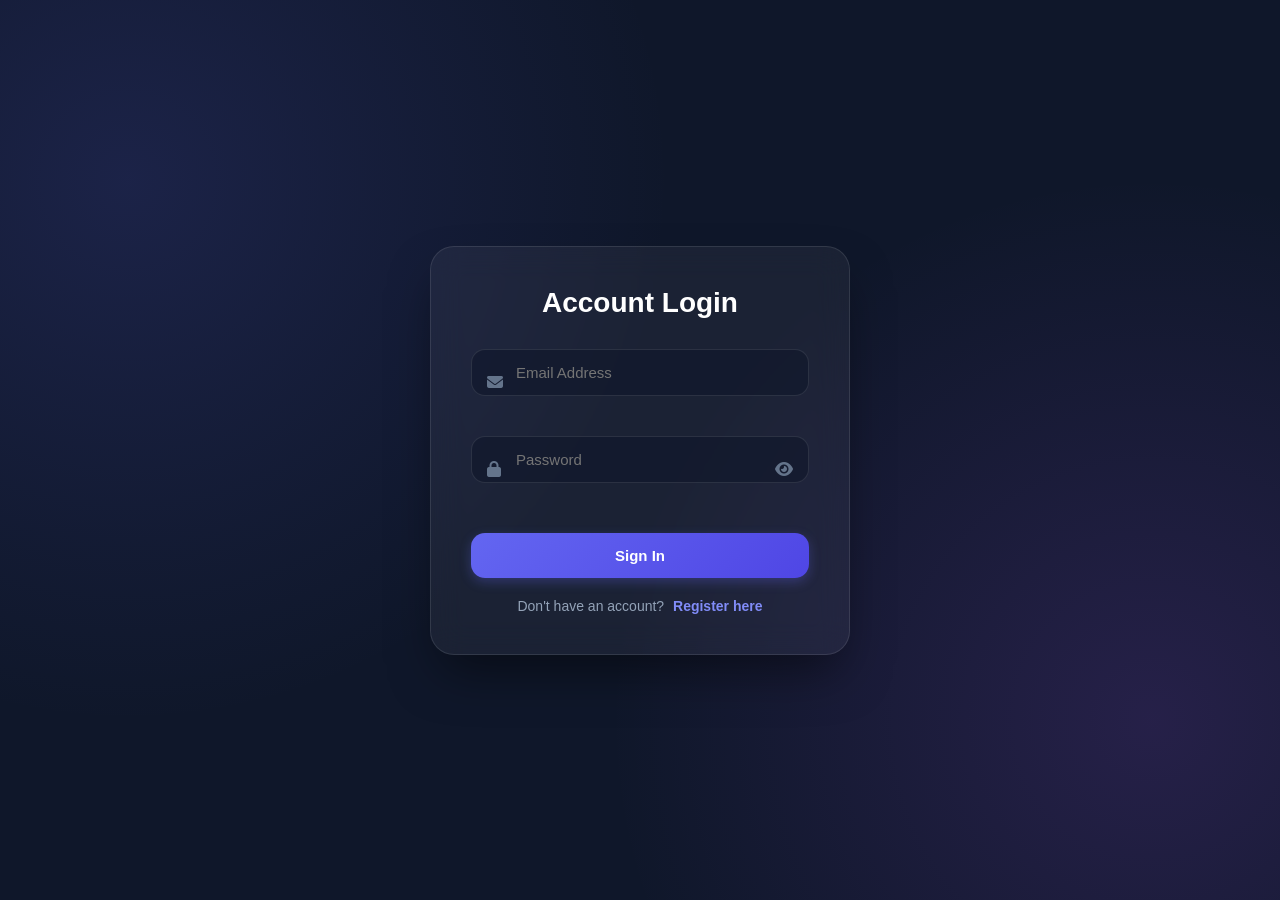
<file: index.html>
<!DOCTYPE html>
<html lang="en">
<head>
    <meta charset="UTF-8">
    <meta name="viewport" content="width=device-width, initial-scale=1.0">
    <title>Login - Secure Auth</title>
    <link rel="stylesheet" href="https://cdnjs.cloudflare.com/ajax/libs/font-awesome/6.5.1/css/all.min.css">
    <link rel="stylesheet" href="auth.css">
</head>
<body>

<div class="background-overlay"></div>

<div class="auth-wrapper">
    <h2>Account Login</h2>
    
    <form id="loginForm" novalidate>
        <div class="input-group-creative">
            <i class="fa-solid fa-envelope input-icon"></i>
            <input type="email" id="loginEmail" placeholder="Email Address">
            <span class="field-error" id="emailError"></span>
        </div>

        <div class="input-group-creative">
            <i class="fa-solid fa-lock input-icon"></i>
            <input type="password" id="loginPassword" placeholder="Password">
            <i class="fa-solid fa-eye toggle-password" id="eyeToggle"></i>
            <span class="field-error" id="passwordError"></span>
        </div>

        <button type="submit" class="btn-auth">Sign In</button>
    </form>

    <p class="switch-text">Don't have an account? <a href="register.html">Register here</a></p>
</div>
<script src="login.js"></script>
</body>
</html>
</file>
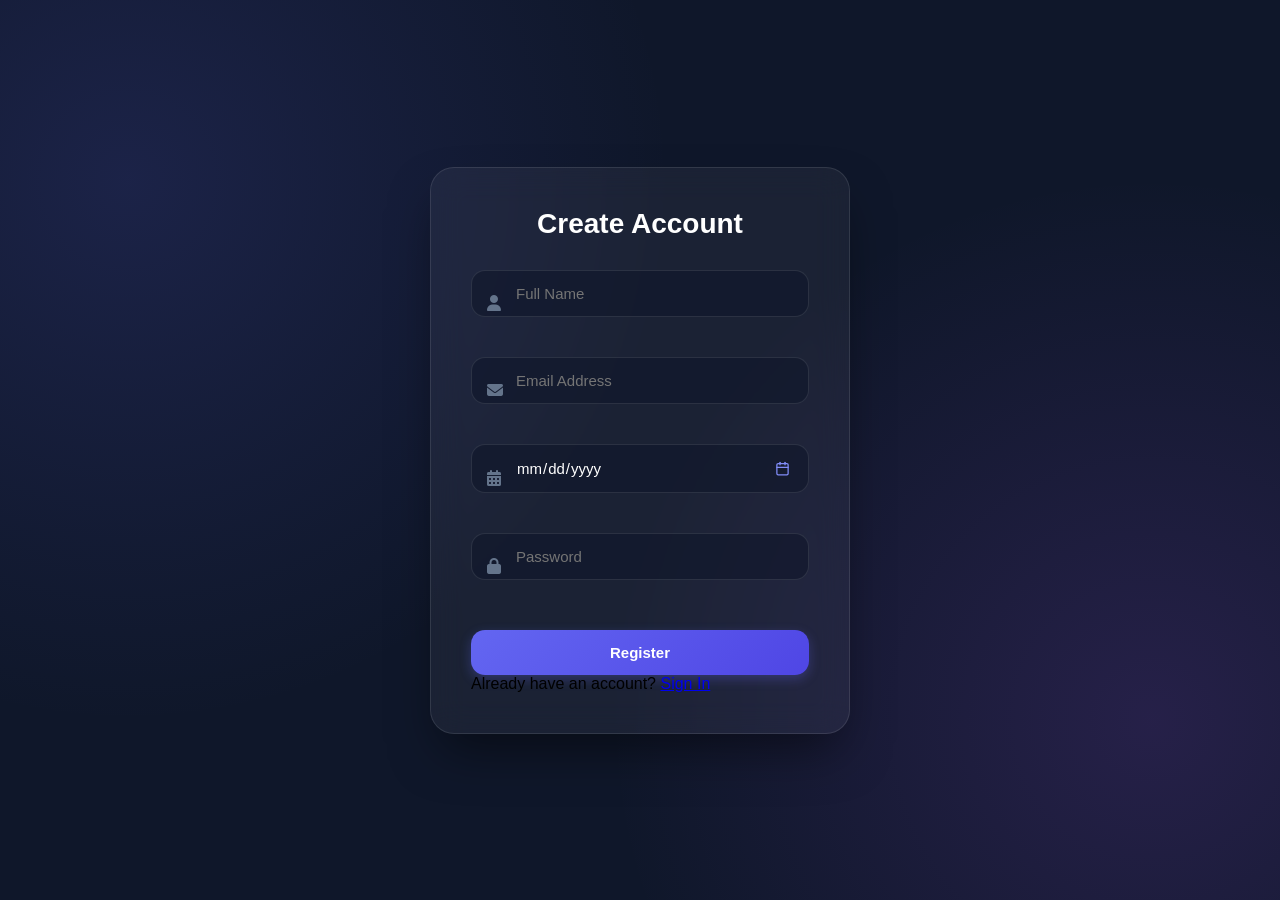
<file: register.html>
<!DOCTYPE html>
<html lang="en">
<head>
    <meta charset="UTF-8">
    <meta name="viewport" content="width=device-width, initial-scale=1.0">
    <title>Register - Secure System</title>
    <link rel="stylesheet" href="https://cdnjs.cloudflare.com/ajax/libs/font-awesome/6.5.1/css/all.min.css">
    <link rel="stylesheet" href="auth.css">
</head>
<body>

<div class="background-overlay"></div>

<div class="auth-wrapper">
    <h2>Create Account</h2>
    
    <form id="registerForm" novalidate>
        <div class="input-group-creative">
            <i class="fa-solid fa-user input-icon"></i>
            <input type="text" id="regName" placeholder="Full Name">
            <span class="field-error" id="nameError"></span>
        </div>

        <div class="input-group-creative">
            <i class="fa-solid fa-envelope input-icon"></i>
            <input type="email" id="regEmail" placeholder="Email Address">
            <span class="field-error" id="emailError"></span>
        </div>

        <div class="input-group-creative">
            <i class="fa-solid fa-calendar-days input-icon"></i>
            <input type="date" id="regDob">
            <span class="field-error" id="dobError"></span>
        </div>

        <div class="input-group-creative">
            <i class="fa-solid fa-lock input-icon"></i>
            <input type="password" id="regPassword" placeholder="Password">
            <span class="field-error" id="passwordError"></span>
        </div>

        <button type="submit" class="btn-auth">Register</button>
    </form>

    <p class="auth-footer">Already have an account? <a href="index.html">Sign In</a></p>
</div>
<script src="register.js"></script>
</body>
</html>
</file>
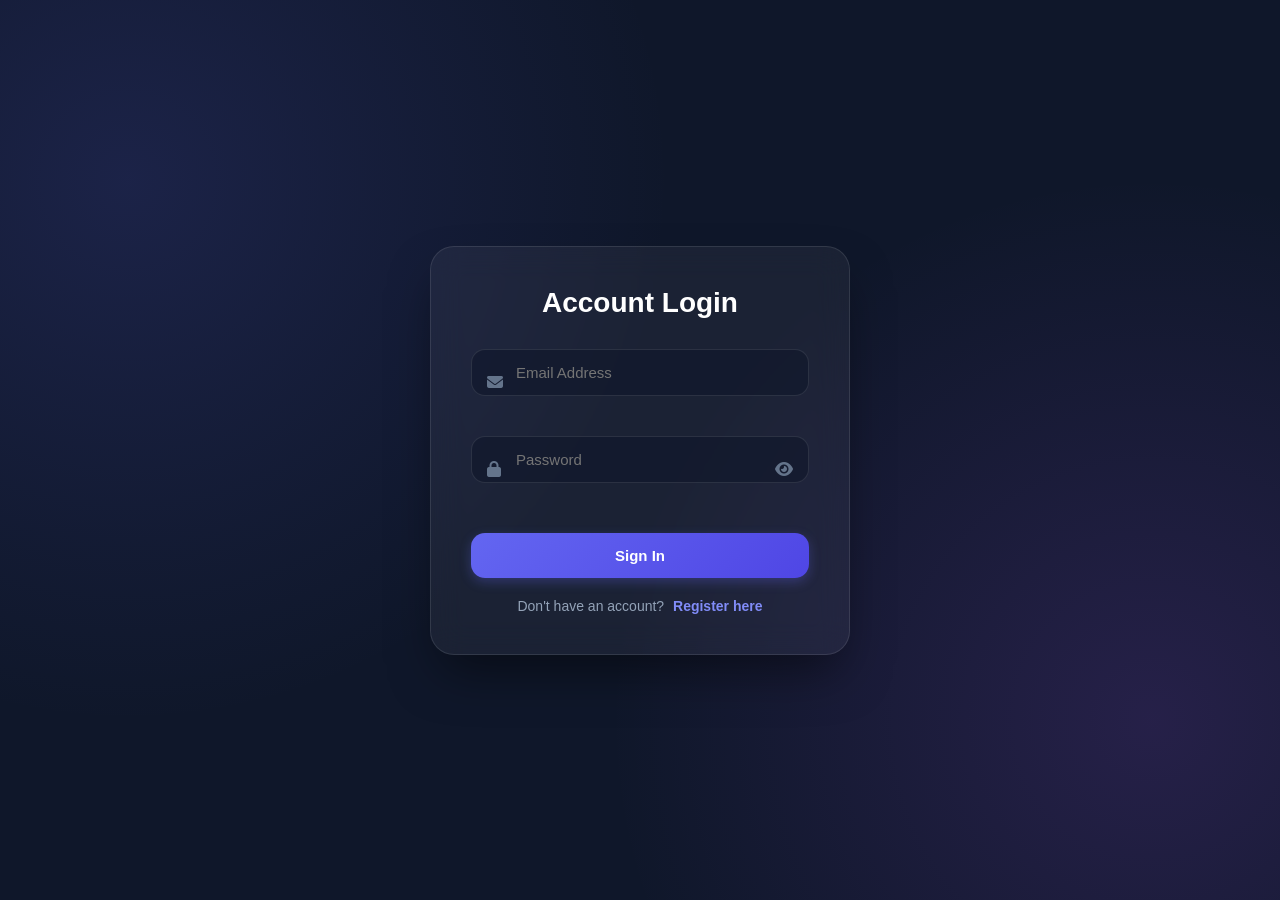
<file: welcome.html>
<!DOCTYPE html>
<html lang="en">
<head>
    <meta charset="UTF-8">
    <meta name="viewport" content="width=device-width, initial-scale=1.0">
    <title>Welcome - User Dashboard</title>
    <link rel="stylesheet" href="https://cdnjs.cloudflare.com/ajax/libs/font-awesome/6.5.1/css/all.min.css">
    <link rel="stylesheet" href="welcome.css">
</head>
<body>

<div class="profile-container">
    <h2 class="profile-title">Account Profile</h2>
    
    <div class="avatar-wrapper">
        <img id="userAvatar" class="avatar-image" src="https://images.unsplash.com/photo-1535713875002-d1d0cf377fde?auto=format&fit=crop&w=150&q=80" alt="Avatar">
        <label for="image-upload" class="upload-btn" id="upload-label" style="display: none;">
            <i class="fa-solid fa-camera" style="color: #fff; font-size: 14px;"></i>
            <input type="file" id="image-upload" accept="image/*">
        </label>
    </div>

    <div style="margin-bottom: 25px; text-align: center;">
        <h3 id="sidebarName" style="font-size: 22px; font-weight: 600; margin-bottom: 5px; color: #ffffff;">Loading...</h3>
        <p id="sidebarEmail" style="color: #94a3b8; font-size: 14px;">...</p>
    </div>
    <form id="profileForm" enctype="multipart/form-data">
        <div class="input-group">
            <i class="fa-solid fa-user"></i>
            <input type="text" id="profName" class="input-field" placeholder="Full Name" disabled>
        </div>

        <div class="input-group">
            <i class="fa-solid fa-calendar-days"></i>
            <input type="date" id="profDOB" class="input-field" disabled>
        </div>

        <div class="button-group" style="margin-top: 25px;">
            <button type="button" id="edit-btn" class="btn-action"><i class="fa-solid fa-user-pen" style="margin-right: 8px;"></i> Edit Profile</button>
            <button type="submit" id="save-btn" class="btn-action" style="display: none; background: #10b981; box-shadow: 0 4px 15px rgba(16, 185, 129, 0.3);"><i class="fa-solid fa-floppy-disk" style="margin-right: 8px;"></i> Save Changes</button>
            <button type="button" id="cancel-btn" class="btn-action btn-secondary" style="display: none;"><i class="fa-solid fa-xmark" style="margin-right: 8px;"></i> Cancel</button>
            <button type="button" id="logoutBtn" class="btn-action btn-secondary" style="margin-top: 15px; border-color: rgba(239, 68, 68, 0.4); color: #ef4444;"><i class="fa-solid fa-right-from-bracket" style="margin-right: 8px;"></i> Sign Out</button>
        </div>
    </form>

    <div id="statusMessage" style="margin-top: 20px; font-size: 14px; font-weight: 500;"></div>
</div>
<script src="welcome.js"></script>
</body>
</html>
</file>
<file: auth.css>
* {
    margin: 0;
    padding: 0;
    box-sizing: border-box;
    font-family: 'Poppins', sans-serif;
}

body {
    height: 100vh;
    width: 100vw;
    display: flex;
    justify-content: center;
    align-items: center;
    background: #0f172a;
    overflow: hidden;
}

.background-overlay {
    position: absolute;
    width: 100%;
    height: 100%;
    background: radial-gradient(circle at 10% 20%, rgba(99, 102, 241, 0.15) 0%, transparent 40%),
                radial-gradient(circle at 90% 80%, rgba(168, 85, 247, 0.15) 0%, transparent 40%);
    z-index: 1;
}

.auth-wrapper {
    position: relative;
    z-index: 10;
    background: rgba(255, 255, 255, 0.05);
    backdrop-filter: blur(16px);
    -webkit-backdrop-filter: blur(16px);
    border: 1px solid rgba(255, 255, 255, 0.1);
    padding: 40px;
    border-radius: 24px;
    width: 420px;
    box-shadow: 0 25px 50px -12px rgba(0, 0, 0, 0.5);
}

h2 {
    color: #fff;
    font-size: 28px;
    font-weight: 600;
    text-align: center;
    margin-bottom: 30px;
}

.input-group-creative {
    position: relative;
    width: 100%;
    margin-bottom: 20px;
}

.input-group-creative input {
    width: 100%;
    padding: 14px 16px 14px 44px;
    background: rgba(15, 23, 42, 0.6);
    border: 1px solid rgba(255, 255, 255, 0.1);
    border-radius: 14px;
    outline: none;
    font-size: 15px;
    color: #ffffff;
    transition: all 0.3s;
}

.input-group-creative input:focus {
    border-color: #818cf8;
    background: rgba(15, 23, 42, 0.8);
    box-shadow: 0 0 12px rgba(129, 140, 248, 0.2);
}

.input-group-creative .input-icon {
    position: absolute;
    left: 16px;
    top: 50%;
    transform: translateY(-50%);
    color: #64748b;
    font-size: 16px;
    transition: color 0.3s;
}

.input-group-creative input:focus + .input-icon {
    color: #818cf8;
}

.toggle-password {
    position: absolute;
    right: 16px;
    top: 50%;
    transform: translateY(-50%);
    color: #64748b;
    cursor: pointer;
    font-size: 16px;
}

/* Calendar styling override */
input[type="date"]::-webkit-calendar-picker-indicator {
    background-image: url("data:image/svg+xml,%3Csvg xmlns='http://www.w3.org/2000/svg' width='24' height='24' viewBox='0 0 24 24' fill='none' stroke='%23818cf8' stroke-width='2' stroke-linecap='round' stroke-linejoin='round'%3E%3Crect x='3' y='4' width='18' height='18' rx='2' ry='2'%3E%3C/rect%3E%3Cline x1='16' y1='2' x2='16' y2='6'%3E%3C/line%3E%3Cline x1='8' y1='2' x2='8' y2='6'%3E%3C/line%3E%3Cline x1='3' y1='10' x2='21' y2='10'%3E%3C/line%3E%3C/svg%3E");
    cursor: pointer;
}

/* Targetted Field Error Style */
.field-error {
    color: #ef4444;
    font-size: 12px;
    font-weight: 500;
    margin-top: 4px;
    text-align: left;
    display: block;
    min-height: 16px;
}

button.btn-auth {
    width: 100%;
    padding: 14px;
    font-size: 15px;
    font-weight: 600;
    border: none;
    border-radius: 14px;
    cursor: pointer;
    background: linear-gradient(135deg, #6366f1, #4f46e5);
    color: white;
    box-shadow: 0 4px 12px rgba(99, 102, 241, 0.3);
    transition: all 0.2s ease;
    margin-top: 10px;
}

button.btn-auth:hover {
    background: linear-gradient(135deg, #4f46e5, #4338ca);
    box-shadow: 0 6px 16px rgba(99, 102, 241, 0.4);
}

button.btn-auth:active {
    transform: scale(0.98);
}

p.switch-text {
    color: #94a3b8;
    font-size: 14px;
    text-align: center;
    margin-top: 20px;
}

p.switch-text a {
    color: #818cf8;
    text-decoration: none;
    font-weight: 600;
    margin-left: 5px;
}

p.switch-text a:hover {
    text-decoration: underline;
}
</file>
<file: welcome.css>
/* Base Styles */
* {
    margin: 0;
    padding: 0;
    box-sizing: border-box;
    font-family: 'Segoe UI', Tahoma, Geneva, Verdana, sans-serif;
}

body {
    background-color: #121826;
    background: radial-gradient(circle at center, #1e2640 0%, #0f131c 100%);
    min-height: 100vh;
    display: flex;
    justify-content: center;
    align-items: center;
    color: #ffffff;
    padding: 20px;
}

/* Profile Card Container */
.profile-container {
    background-color: #1c2333;
    border: 1px solid rgba(255, 255, 255, 0.05);
    border-radius: 24px;
    width: 100%;
    max-width: 480px;
    padding: 40px 30px;
    box-shadow: 0 15px 35px rgba(0, 0, 0, 0.4);
    text-align: center;
}

.profile-title {
    font-size: 28px;
    font-weight: 600;
    margin-bottom: 30px;
    letter-spacing: 0.5px;
}

/* Profile Picture Section */
.avatar-wrapper {
    position: relative;
    width: 120px;
    height: 120px;
    margin: 0 auto 30px auto;
}

.avatar-image {
    width: 100%;
    height: 100%;
    border-radius: 50%;
    object-fit: cover;
    border: 3px solid #5c56e6;
    background-color: #252d42;
    display: flex;
    align-items: center;
    justify-content: center;
}

.upload-btn {
    position: absolute;
    bottom: 0;
    right: 0;
    background-color: #5c56e6;
    width: 36px;
    height: 36px;
    border-radius: 50%;
    display: flex;
    align-items: center;
    justify-content: center;
    cursor: pointer;
    border: 2px solid #1c2333;
    transition: background 0.3s ease;
}

.upload-btn:hover {
    background-color: #4b45cf;
}

.upload-btn input[type="file"] {
    display: none;
}

/* Form Groups and Inputs */
.input-group {
    position: relative;
    margin-bottom: 20px;
    text-align: left;
}

.input-group i {
    position: absolute;
    left: 15px;
    top: 50%;
    transform: translateY(-50%);
    color: #64748b;
    font-size: 16px;
}

.input-field {
    width: 100%;
    padding: 16px 16px 16px 45px;
    background-color: #161b26;
    border: 1px solid #252d42;
    border-radius: 12px;
    color: #ffffff;
    font-size: 15px;
    outline: none;
    transition: border-color 0.3s ease, background-color 0.3s ease;
}

.input-field:focus {
    border-color: #5c56e6;
}

.input-field:disabled {
    background-color: #171c28;
    color: #94a3b8;
    border-color: #1f2636;
    cursor: not-allowed;
}

/* Date Input Calendar Icon Fix */
input[type="date"]::-webkit-calendar-picker-indicator {
    filter: invert(1);
    opacity: 0.5;
    cursor: pointer;
}

/* Buttons */
.btn-action {
    width: 100%;
    padding: 16px;
    background: #5c56e6;
    border: none;
    border-radius: 12px;
    color: white;
    font-size: 16px;
    font-weight: 600;
    cursor: pointer;
    margin-top: 15px;
    box-shadow: 0 4px 15px rgba(92, 86, 230, 0.3);
    transition: background 0.3s ease, transform 0.1s ease;
}

.btn-action:hover {
    background: #4b45cf;
}

.btn-action:active {
    transform: scale(0.98);
}

.btn-secondary {
    background: transparent;
    border: 1px solid #252d42;
    box-shadow: none;
    margin-top: 10px;
    color: #94a3b8;
}

.btn-secondary:hover {
    background: #252d42;
    color: #fff;
}
</file>
